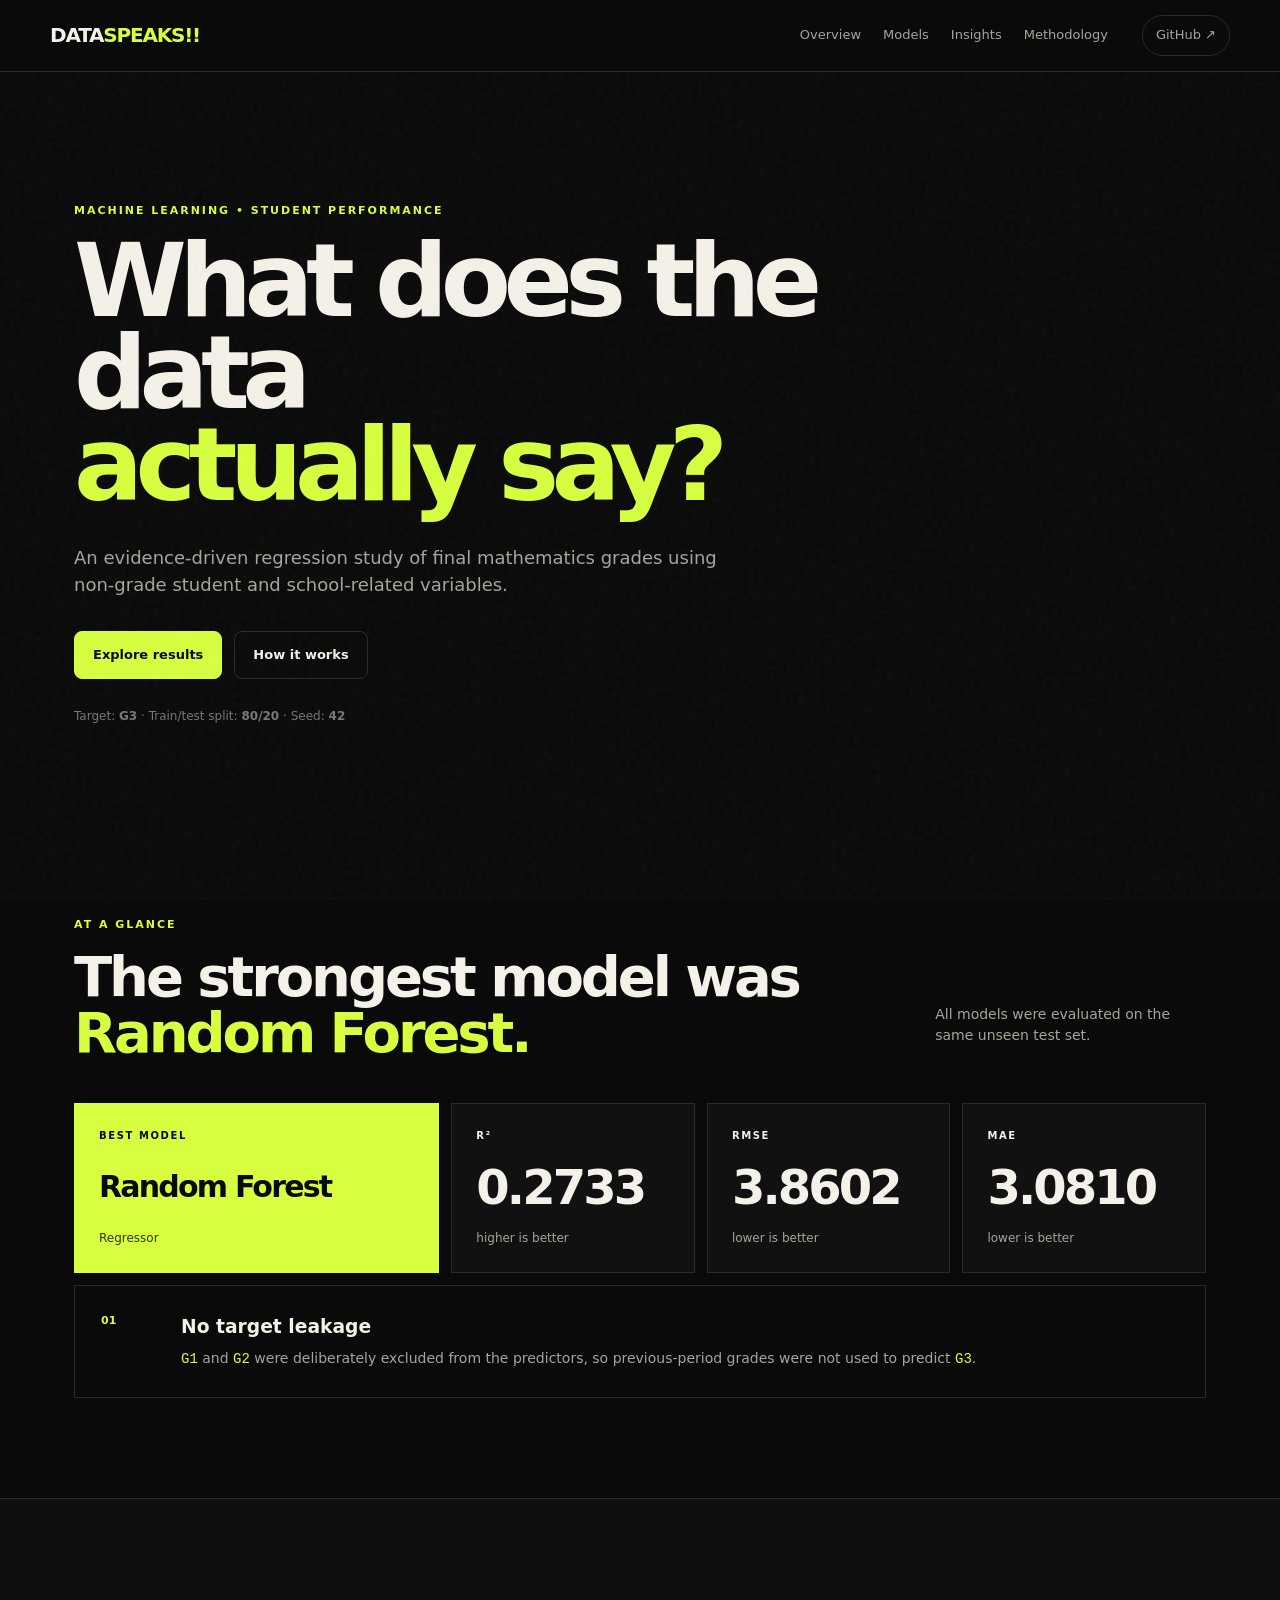
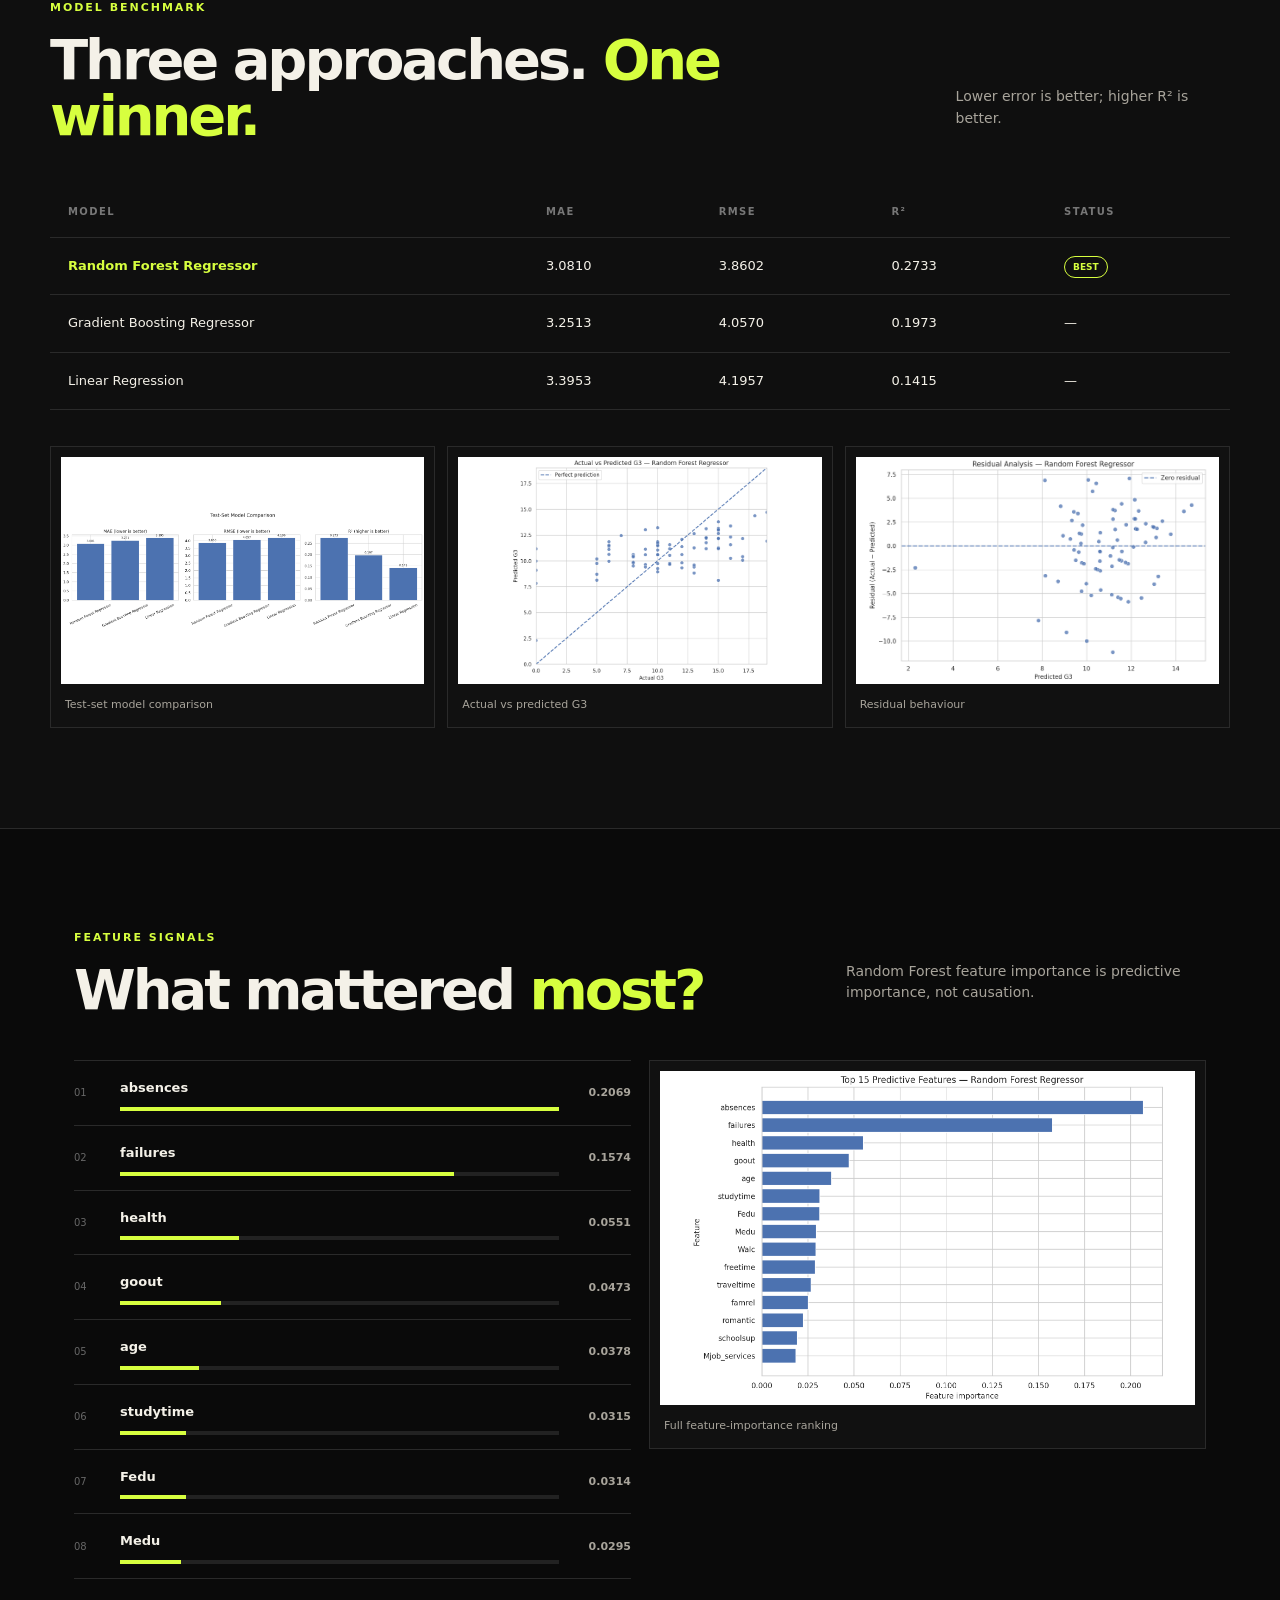
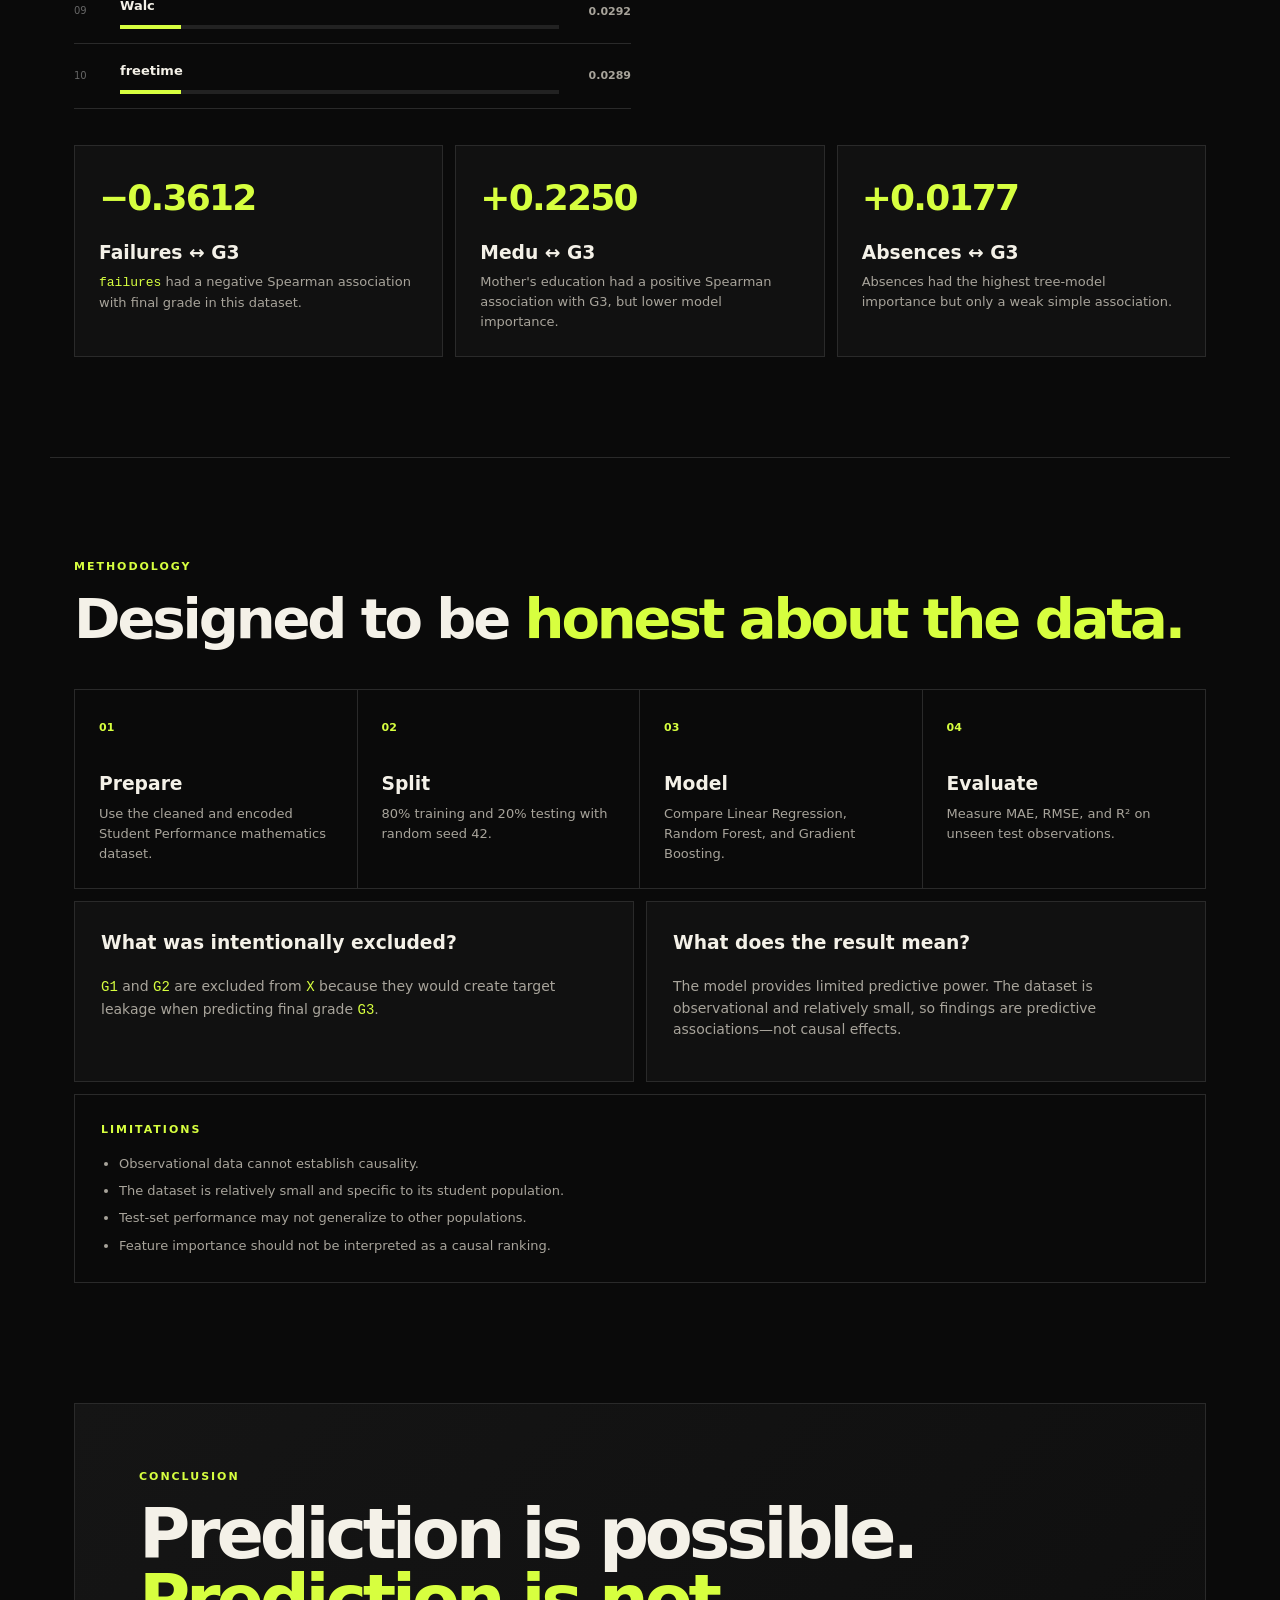
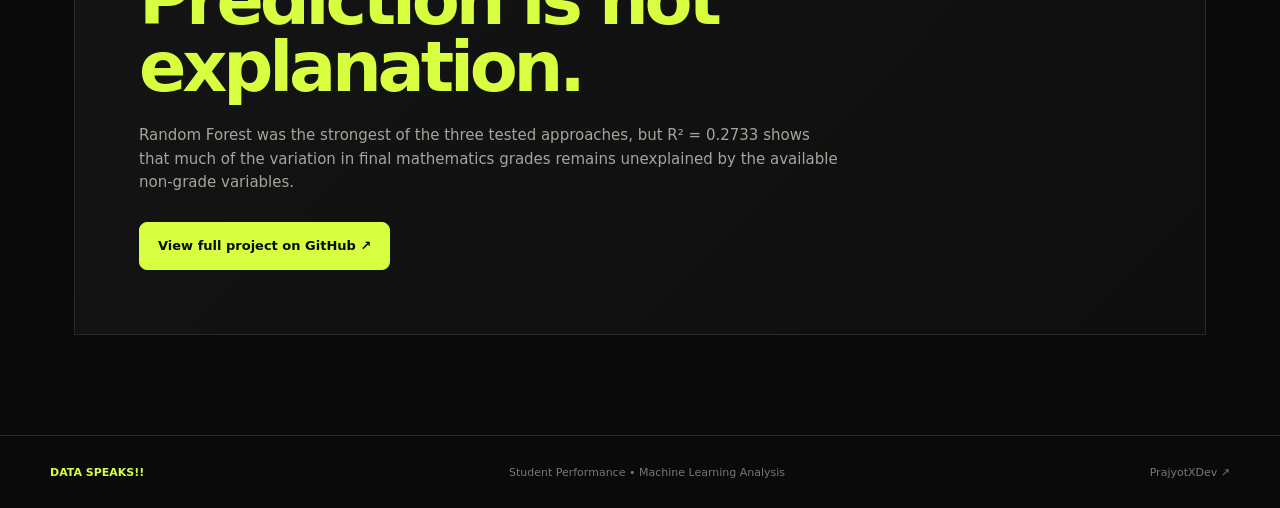
<file: index.html>
<!doctype html><html><head><meta charset="utf-8"><meta name="viewport" content="width=device-width,initial-scale=1"><meta http-equiv="refresh" content="0; url=dashboard/"><title>DATA SPEAKS!!</title></head><body><a href="dashboard/">Open DATA SPEAKS!! dashboard</a><script>location.replace("dashboard/")</script></body></html>
</file>
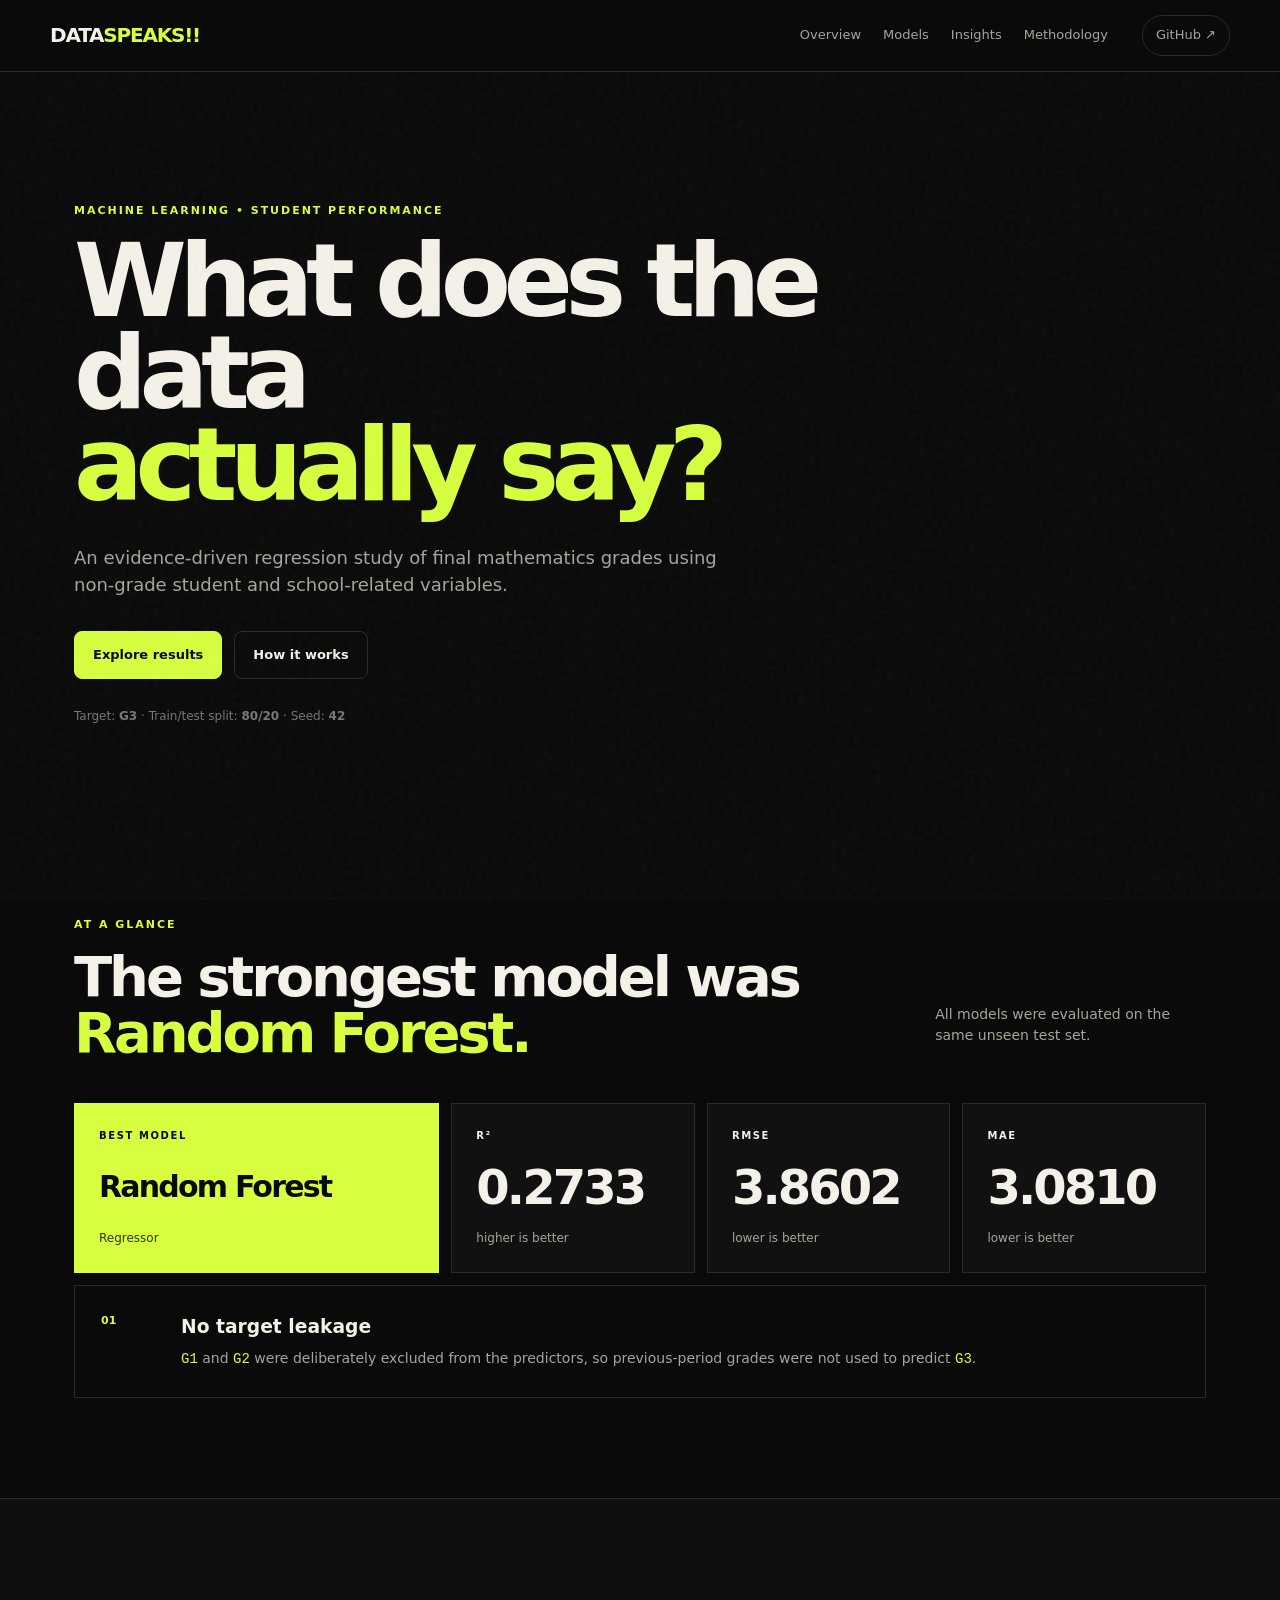
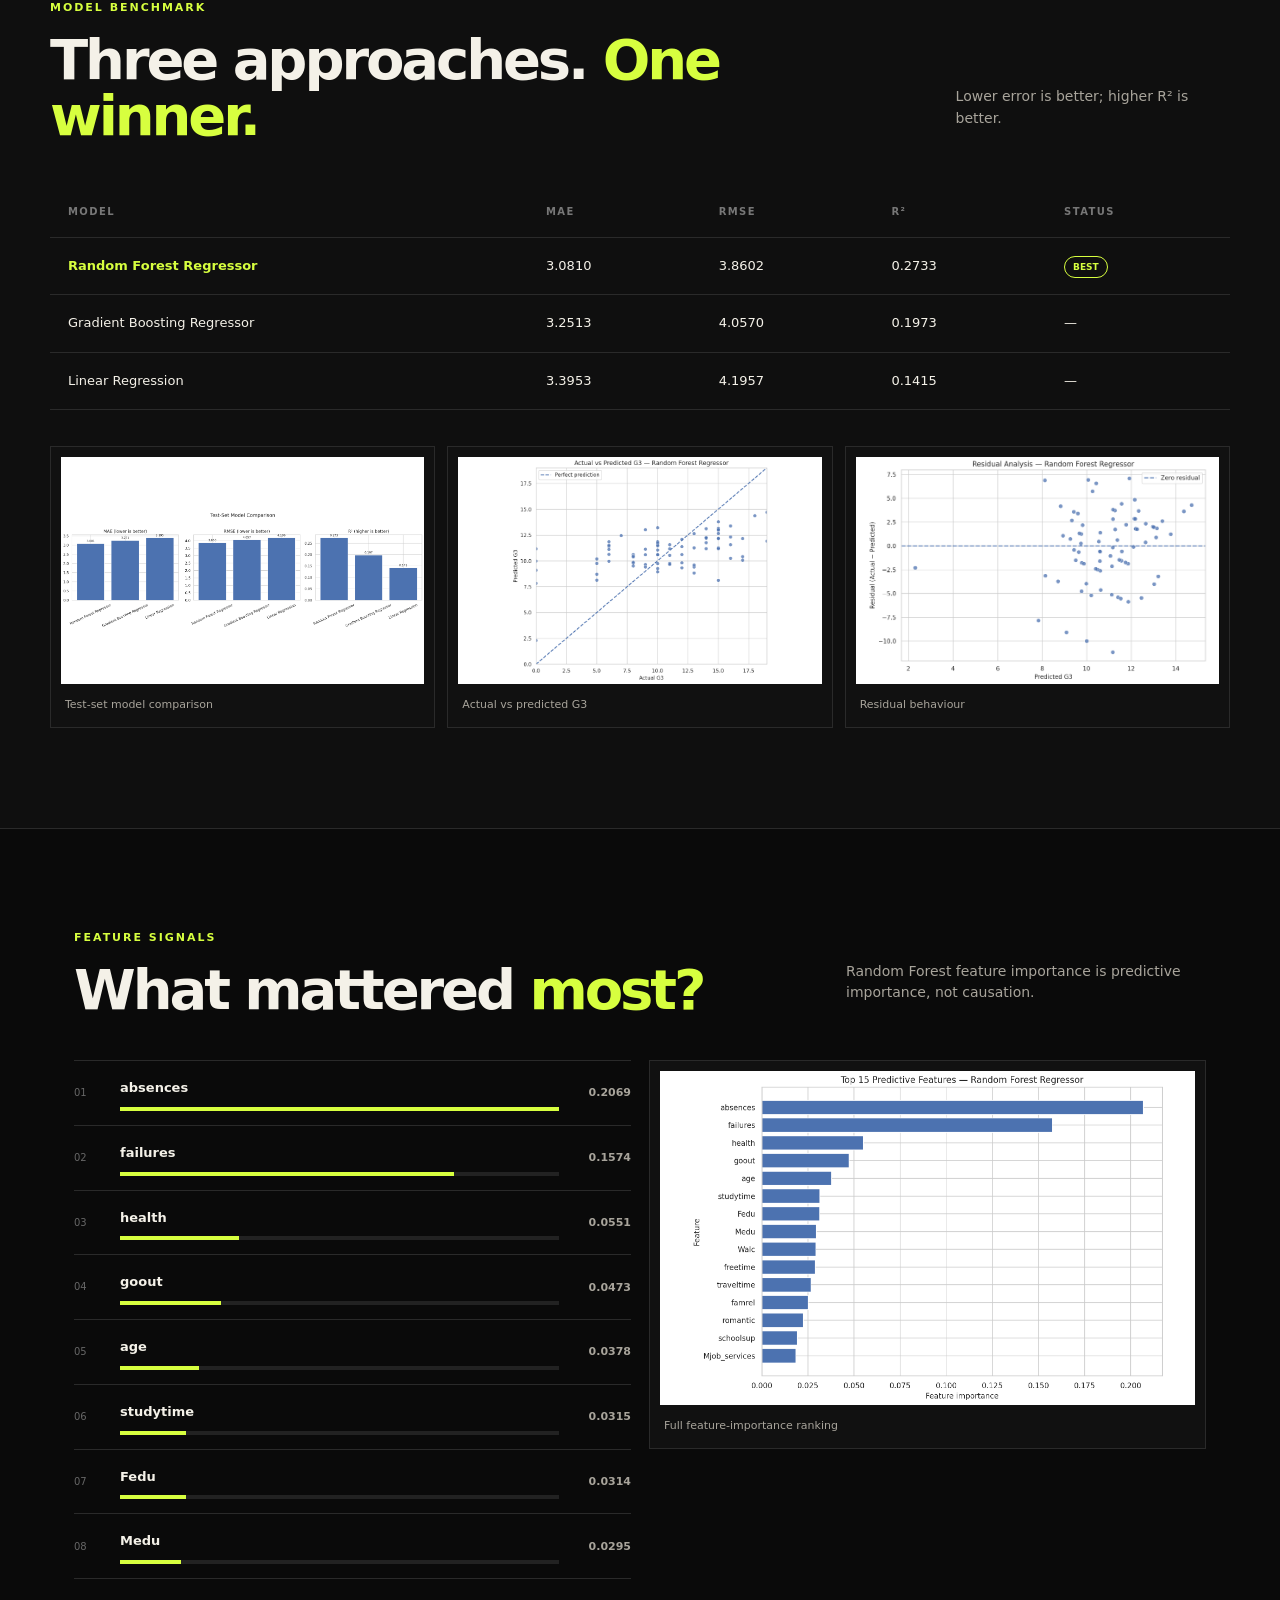
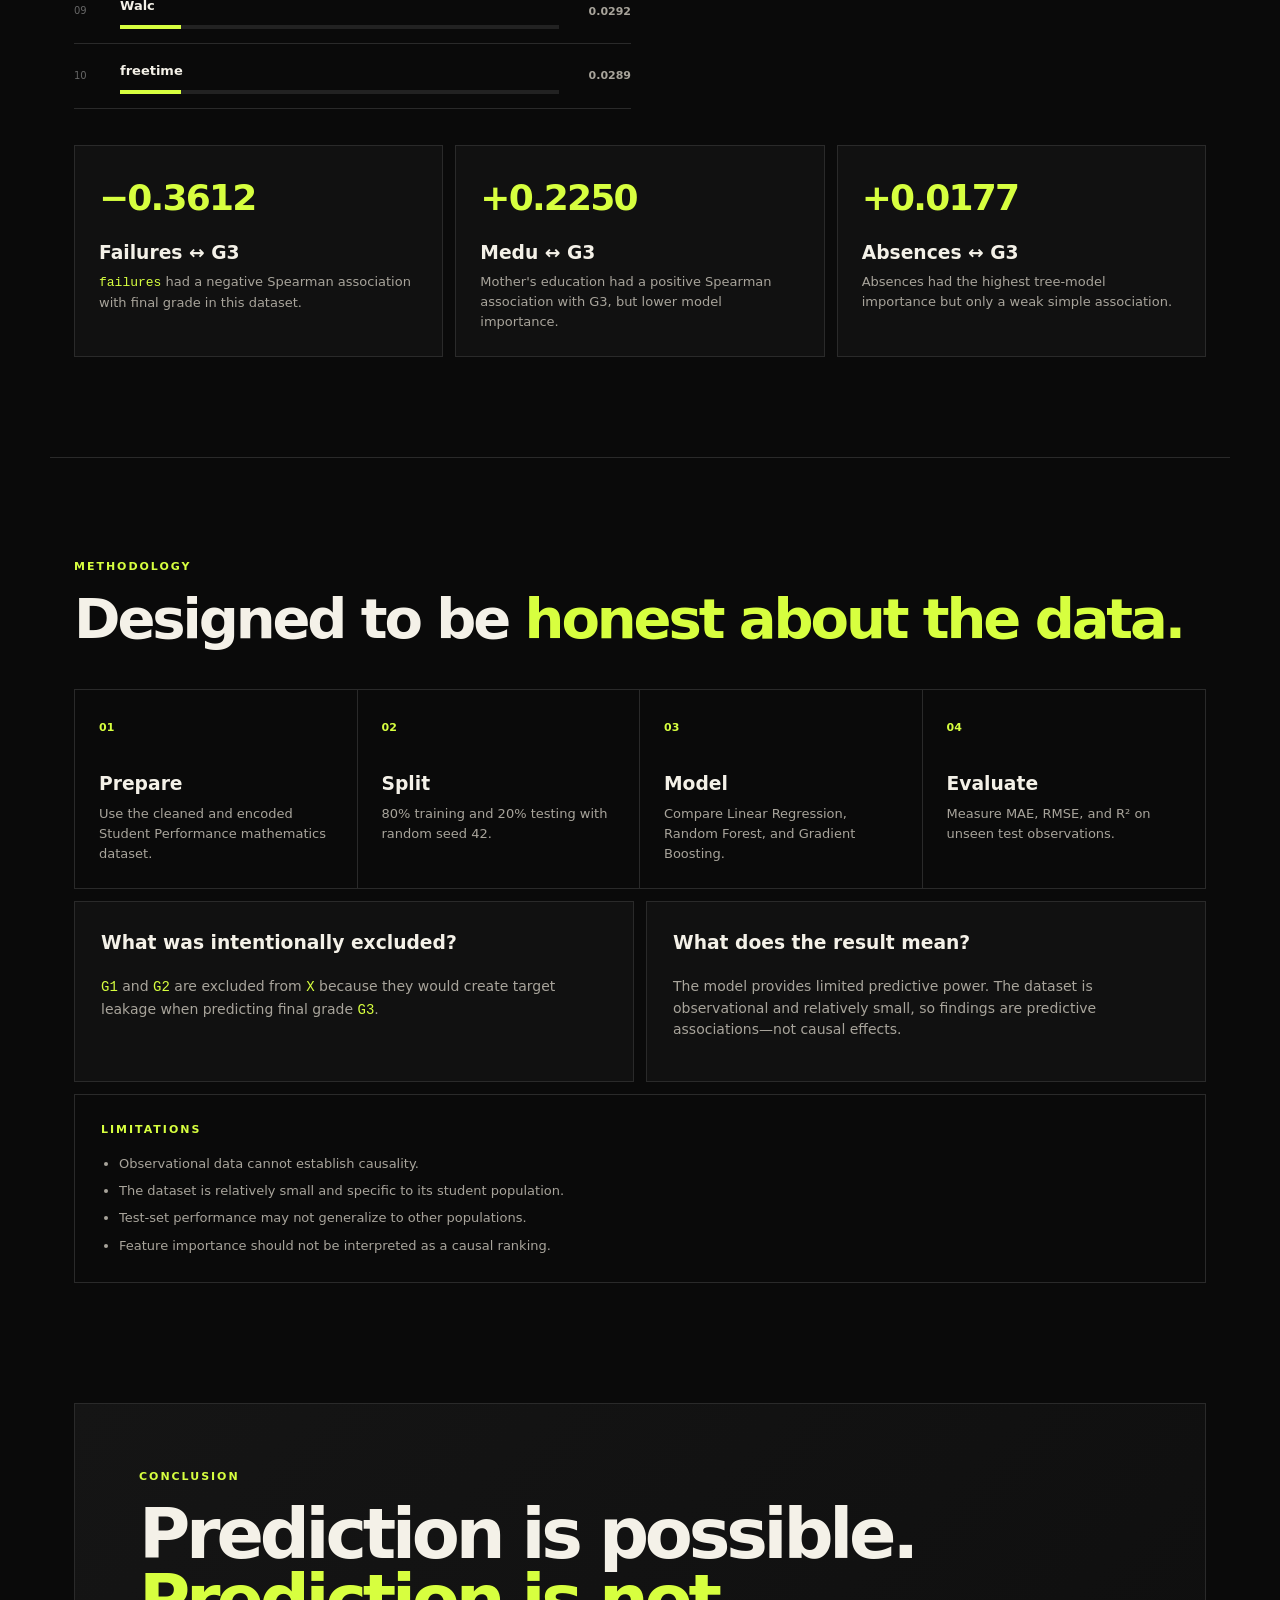
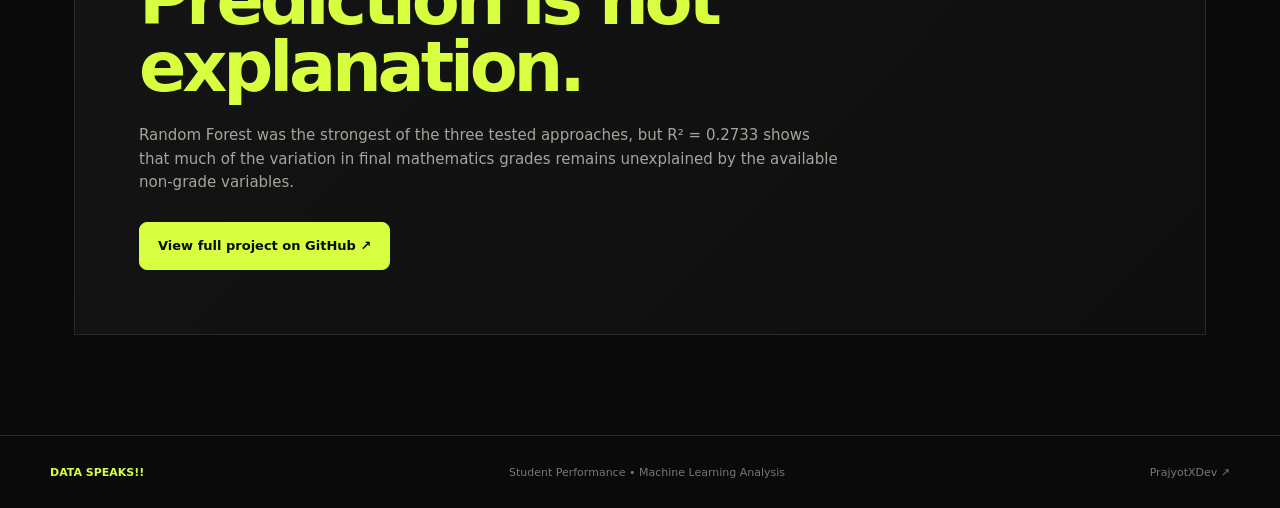
<file: dashboard/index.html>
<!DOCTYPE html>
<html lang="en">
<head>
<meta charset="UTF-8">
<meta name="viewport" content="width=device-width, initial-scale=1.0">
<meta name="description" content="DATA SPEAKS!! — Student Performance Machine Learning Analysis">
<title>DATA SPEAKS!! | Student Performance ML</title>
<link rel="stylesheet" href="styles.css">
</head>
<body>
<div class="noise"></div>
<header class="topbar">
  <a class="brand" href="#top">DATA<span>SPEAKS!!</span></a>
  <nav><a href="#overview">Overview</a><a href="#models">Models</a><a href="#insights">Insights</a><a href="#methodology">Methodology</a></nav>
  <a class="github" href="https://github.com/PrajyotXDev/data-speaks-student-performance" target="_blank">GitHub ↗</a>
</header>

<main id="top">
<section class="hero">
  <div class="eyebrow">MACHINE LEARNING • STUDENT PERFORMANCE</div>
  <h1>What does the data<br><em>actually say?</em></h1>
  <p class="hero-copy">An evidence-driven regression study of final mathematics grades using non-grade student and school-related variables.</p>
  <div class="hero-actions"><a class="button primary" href="#models">Explore results</a><a class="button ghost" href="#methodology">How it works</a></div>
  <div class="hero-note">Target: <strong>G3</strong> · Train/test split: <strong>80/20</strong> · Seed: <strong>42</strong></div>
</section>

<section id="overview" class="section">
  <div class="section-head"><div><div class="eyebrow">AT A GLANCE</div><h2>The strongest model was <span>Random Forest.</span></h2></div><p>All models were evaluated on the same unseen test set.</p></div>
  <div class="metric-grid">
    <article class="metric featured"><div class="metric-label">BEST MODEL</div><div class="metric-value small">Random Forest</div><div class="metric-sub">Regressor</div></article>
    <article class="metric"><div class="metric-label">R²</div><div class="metric-value">0.2733</div><div class="metric-sub">higher is better</div></article>
    <article class="metric"><div class="metric-label">RMSE</div><div class="metric-value">3.8602</div><div class="metric-sub">lower is better</div></article>
    <article class="metric"><div class="metric-label">MAE</div><div class="metric-value">3.0810</div><div class="metric-sub">lower is better</div></article>
  </div>
  <div class="callout"><div class="callout-mark">01</div><div><h3>No target leakage</h3><p><code>G1</code> and <code>G2</code> were deliberately excluded from the predictors, so previous-period grades were not used to predict <code>G3</code>.</p></div></div>
</section>

<section id="models" class="section dark-section">
  <div class="section-head"><div><div class="eyebrow">MODEL BENCHMARK</div><h2>Three approaches. <span>One winner.</span></h2></div><p>Lower error is better; higher R² is better.</p></div>
  <div class="model-table-wrap">
    <table class="model-table"><thead><tr><th>Model</th><th>MAE</th><th>RMSE</th><th>R²</th><th>Status</th></tr></thead>
    <tbody>
      <tr class="winner"><td>Random Forest Regressor</td><td>3.0810</td><td>3.8602</td><td>0.2733</td><td><span class="badge">BEST</span></td></tr>
      <tr><td>Gradient Boosting Regressor</td><td>3.2513</td><td>4.0570</td><td>0.1973</td><td>—</td></tr>
      <tr><td>Linear Regression</td><td>3.3953</td><td>4.1957</td><td>0.1415</td><td>—</td></tr>
    </tbody></table>
  </div>
  <div class="figure-grid">
    <figure class="figure-card"><img src="outputs/figures/model_comparison.png" alt="Model comparison"><figcaption>Test-set model comparison</figcaption></figure>
    <figure class="figure-card"><img src="outputs/figures/actual_vs_predicted.png" alt="Actual versus predicted"><figcaption>Actual vs predicted G3</figcaption></figure>
    <figure class="figure-card"><img src="outputs/figures/residual_analysis.png" alt="Residual analysis"><figcaption>Residual behaviour</figcaption></figure>
  </div>
</section>

<section id="insights" class="section">
  <div class="section-head"><div><div class="eyebrow">FEATURE SIGNALS</div><h2>What mattered <span>most?</span></h2></div><p>Random Forest feature importance is predictive importance, not causation.</p></div>
  <div class="insight-layout">
    <div class="feature-list">
      <div class="feature"><span>01</span><div class="feature-main"><strong>absences</strong><div class="bar"><i style="width:100%"></i></div></div><b>0.2069</b></div>
      <div class="feature"><span>02</span><div class="feature-main"><strong>failures</strong><div class="bar"><i style="width:76%"></i></div></div><b>0.1574</b></div>
      <div class="feature"><span>03</span><div class="feature-main"><strong>health</strong><div class="bar"><i style="width:27%"></i></div></div><b>0.0551</b></div>
      <div class="feature"><span>04</span><div class="feature-main"><strong>goout</strong><div class="bar"><i style="width:23%"></i></div></div><b>0.0473</b></div>
      <div class="feature"><span>05</span><div class="feature-main"><strong>age</strong><div class="bar"><i style="width:18%"></i></div></div><b>0.0378</b></div>
      <div class="feature"><span>06</span><div class="feature-main"><strong>studytime</strong><div class="bar"><i style="width:15%"></i></div></div><b>0.0315</b></div>
      <div class="feature"><span>07</span><div class="feature-main"><strong>Fedu</strong><div class="bar"><i style="width:15%"></i></div></div><b>0.0314</b></div>
      <div class="feature"><span>08</span><div class="feature-main"><strong>Medu</strong><div class="bar"><i style="width:14%"></i></div></div><b>0.0295</b></div>
      <div class="feature"><span>09</span><div class="feature-main"><strong>Walc</strong><div class="bar"><i style="width:14%"></i></div></div><b>0.0292</b></div>
      <div class="feature"><span>10</span><div class="feature-main"><strong>freetime</strong><div class="bar"><i style="width:14%"></i></div></div><b>0.0289</b></div>
    </div>
    <figure class="figure-card feature-figure"><img src="outputs/figures/feature_importance.png" alt="Feature importance"><figcaption>Full feature-importance ranking</figcaption></figure>
  </div>
  <div class="finding-grid">
    <article><div class="finding-number">−0.3612</div><h3>Failures ↔ G3</h3><p><code>failures</code> had a negative Spearman association with final grade in this dataset.</p></article>
    <article><div class="finding-number">+0.2250</div><h3>Medu ↔ G3</h3><p>Mother's education had a positive Spearman association with G3, but lower model importance.</p></article>
    <article><div class="finding-number">+0.0177</div><h3>Absences ↔ G3</h3><p>Absences had the highest tree-model importance but only a weak simple association.</p></article>
  </div>
</section>

<section id="methodology" class="section methodology">
  <div class="section-head"><div><div class="eyebrow">METHODOLOGY</div><h2>Designed to be <span>honest about the data.</span></h2></div></div>
  <div class="method-grid">
    <article><span>01</span><h3>Prepare</h3><p>Use the cleaned and encoded Student Performance mathematics dataset.</p></article>
    <article><span>02</span><h3>Split</h3><p>80% training and 20% testing with random seed 42.</p></article>
    <article><span>03</span><h3>Model</h3><p>Compare Linear Regression, Random Forest, and Gradient Boosting.</p></article>
    <article><span>04</span><h3>Evaluate</h3><p>Measure MAE, RMSE, and R² on unseen test observations.</p></article>
  </div>
  <div class="method-detail">
    <div><h3>What was intentionally excluded?</h3><p><code>G1</code> and <code>G2</code> are excluded from <code>X</code> because they would create target leakage when predicting final grade <code>G3</code>.</p></div>
    <div><h3>What does the result mean?</h3><p>The model provides limited predictive power. The dataset is observational and relatively small, so findings are predictive associations—not causal effects.</p></div>
  </div>
  <div class="limitations"><div class="eyebrow">LIMITATIONS</div><ul><li>Observational data cannot establish causality.</li><li>The dataset is relatively small and specific to its student population.</li><li>Test-set performance may not generalize to other populations.</li><li>Feature importance should not be interpreted as a causal ranking.</li></ul></div>
</section>

<section class="section conclusion">
  <div class="conclusion-card"><div class="eyebrow">CONCLUSION</div><h2>Prediction is possible.<br><span>Prediction is not explanation.</span></h2><p>Random Forest was the strongest of the three tested approaches, but R² = 0.2733 shows that much of the variation in final mathematics grades remains unexplained by the available non-grade variables.</p><a class="button primary" href="https://github.com/PrajyotXDev/data-speaks-student-performance" target="_blank">View full project on GitHub ↗</a></div>
</section>
</main>

<footer><span>DATA SPEAKS!!</span><span>Student Performance • Machine Learning Analysis</span><a href="https://github.com/PrajyotXDev/data-speaks-student-performance" target="_blank">PrajyotXDev ↗</a></footer>
<script src="script.js"></script>
</body>
</html>
</file>
<file: dashboard/styles.css>
:root{--bg:#0a0a0a;--panel:#111;--text:#f4f1e8;--muted:#a8a49b;--line:#2a2a2a;--accent:#d7ff3f;--max:1180px}*{box-sizing:border-box}html{scroll-behavior:smooth}body{margin:0;background:var(--bg);color:var(--text);font-family:Inter,system-ui,-apple-system,BlinkMacSystemFont,"Segoe UI",sans-serif;line-height:1.55}a{color:inherit;text-decoration:none}img{max-width:100%;display:block}.noise{position:fixed;inset:0;pointer-events:none;opacity:.035;background-image:url("data:image/svg+xml,%3Csvg xmlns='http://www.w3.org/2000/svg' viewBox='0 0 180 180'%3E%3Cfilter id='n'%3E%3CfeTurbulence type='fractalNoise' baseFrequency='.9' numOctaves='3'/%3E%3C/filter%3E%3Crect width='100%25' height='100%25' filter='url(%23n)'/%3E%3C/svg%3E");z-index:5}.topbar{position:sticky;top:0;z-index:10;height:72px;border-bottom:1px solid var(--line);background:rgba(10,10,10,.9);backdrop-filter:blur(14px);display:flex;align-items:center;gap:34px;padding:0 max(24px,calc((100vw - var(--max))/2))}.brand{font-weight:900;letter-spacing:-.06em;font-size:20px}.brand span{color:var(--accent)}nav{display:flex;gap:22px;margin-left:auto}nav a,.github{font-size:13px;color:var(--muted)}nav a:hover,.github:hover{color:var(--text)}.github{border:1px solid var(--line);padding:9px 13px;border-radius:999px}.hero{min-height:680px;max-width:var(--max);margin:auto;padding:130px 24px 90px;display:flex;flex-direction:column;justify-content:center}.eyebrow{font-size:11px;letter-spacing:.18em;font-weight:800;color:var(--accent);margin-bottom:16px}.hero h1{font-size:clamp(54px,8vw,104px);line-height:.9;letter-spacing:-.075em;margin:0;max-width:900px}.hero h1 em{font-style:normal;color:var(--accent)}.hero-copy{max-width:650px;color:var(--muted);font-size:18px;margin:32px 0}.hero-actions{display:flex;gap:12px;flex-wrap:wrap}.button{display:inline-flex;align-items:center;justify-content:center;padding:13px 18px;border-radius:8px;font-weight:800;font-size:13px;border:1px solid var(--line)}.button.primary{background:var(--accent);color:#0a0a0a;border-color:var(--accent)}.hero-note{margin-top:28px;color:#777;font-size:12px}.section{max-width:var(--max);margin:auto;padding:100px 24px}.dark-section{max-width:none;background:#0f0f0f;border-top:1px solid var(--line);border-bottom:1px solid var(--line);padding-left:max(24px,calc((100vw - var(--max))/2));padding-right:max(24px,calc((100vw - var(--max))/2))}.section-head{display:flex;align-items:end;justify-content:space-between;gap:40px;margin-bottom:42px}.section-head h2{font-size:clamp(32px,5vw,56px);line-height:1;letter-spacing:-.055em;margin:0}.section-head h2 span{color:var(--accent)}.section-head>p{max-width:360px;color:var(--muted);font-size:14px}.metric-grid{display:grid;grid-template-columns:1.5fr repeat(3,1fr);gap:12px}.metric{min-height:170px;padding:24px;border:1px solid var(--line);background:var(--panel);display:flex;flex-direction:column;justify-content:space-between}.metric.featured{background:var(--accent);color:#0a0a0a;border-color:var(--accent)}.metric-label{font-size:10px;letter-spacing:.16em;font-weight:900}.metric-value{font-size:48px;font-weight:900;letter-spacing:-.06em;line-height:1}.metric-value.small{font-size:30px}.metric-sub{font-size:12px;color:var(--muted)}.featured .metric-sub{color:#303800}.callout{margin-top:12px;padding:26px;border:1px solid var(--line);display:grid;grid-template-columns:60px 1fr;gap:20px}.callout-mark{font-size:11px;color:var(--accent);font-weight:900}.callout h3,.callout p{margin:0}.callout p{margin-top:7px;color:var(--muted);font-size:14px}code{font-family:Consolas,monospace;color:var(--accent)}.model-table-wrap{overflow-x:auto}.model-table{width:100%;border-collapse:collapse;min-width:700px}.model-table th,.model-table td{text-align:left;padding:18px;border-bottom:1px solid var(--line);font-size:13px}.model-table th{color:#777;font-size:10px;text-transform:uppercase;letter-spacing:.14em}.model-table .winner td:first-child{font-weight:900;color:var(--accent)}.badge{font-size:9px;padding:5px 8px;border:1px solid var(--accent);color:var(--accent);border-radius:999px;font-weight:900}.figure-grid{display:grid;grid-template-columns:repeat(3,1fr);gap:12px;margin-top:36px}.figure-card{margin:0;background:var(--panel);border:1px solid var(--line);padding:10px}.figure-card img{width:100%;aspect-ratio:16/10;object-fit:contain;background:#fff}.figure-card figcaption{padding:12px 4px 4px;color:var(--muted);font-size:11px}.insight-layout{display:grid;grid-template-columns:1fr 1fr;gap:18px;align-items:start}.feature-list{border-top:1px solid var(--line)}.feature{display:grid;grid-template-columns:34px 1fr 60px;gap:12px;align-items:center;padding:14px 0;border-bottom:1px solid var(--line)}.feature>span{color:#666;font-size:10px}.feature-main{min-width:0}.feature-main strong{font-size:13px}.bar{height:4px;background:#222;margin-top:7px}.bar i{display:block;height:100%;background:var(--accent)}.feature>b{text-align:right;font-size:11px;color:var(--muted)}.finding-grid{display:grid;grid-template-columns:repeat(3,1fr);gap:12px;margin-top:36px}.finding-grid article{border:1px solid var(--line);padding:24px;background:var(--panel)}.finding-number{font-size:36px;font-weight:900;letter-spacing:-.05em;color:var(--accent)}.finding-grid h3{margin:12px 0 5px}.finding-grid p{color:var(--muted);font-size:13px;margin:0}.methodology{border-top:1px solid var(--line)}.method-grid{display:grid;grid-template-columns:repeat(4,1fr);border:1px solid var(--line)}.method-grid article{padding:24px;border-right:1px solid var(--line)}.method-grid article:last-child{border-right:0}.method-grid span{color:var(--accent);font-size:11px;font-weight:900}.method-grid h3{margin:30px 0 6px}.method-grid p{color:var(--muted);font-size:13px;margin:0}.method-detail{display:grid;grid-template-columns:1fr 1fr;gap:12px;margin-top:12px}.method-detail>div{padding:26px;border:1px solid var(--line);background:var(--panel)}.method-detail h3{margin-top:0}.method-detail p{color:var(--muted);font-size:14px}.limitations{margin-top:12px;padding:26px;border:1px solid var(--line)}.limitations ul{margin:0;padding-left:18px;color:var(--muted);font-size:13px}.limitations li+li{margin-top:7px}.conclusion{padding-top:20px}.conclusion-card{padding:64px;border:1px solid var(--line);background:linear-gradient(135deg,#151515,#0e0e0e)}.conclusion-card h2{font-size:clamp(38px,6vw,70px);line-height:.95;letter-spacing:-.06em;margin:0 0 24px}.conclusion-card h2 span{color:var(--accent)}.conclusion-card p{max-width:700px;color:var(--muted);font-size:15px;margin-bottom:28px}footer{border-top:1px solid var(--line);padding:28px max(24px,calc((100vw - var(--max))/2));display:flex;justify-content:space-between;gap:20px;color:#777;font-size:11px}footer span:first-child{color:var(--accent);font-weight:900}@media(max-width:900px){nav{display:none}.metric-grid{grid-template-columns:1fr 1fr}.metric.featured{grid-column:1/-1}.figure-grid,.finding-grid{grid-template-columns:1fr}.insight-layout,.method-detail{grid-template-columns:1fr}.method-grid{grid-template-columns:1fr 1fr}.method-grid article:nth-child(2){border-right:0}.method-grid article:nth-child(1),.method-grid article:nth-child(2){border-bottom:1px solid var(--line)}}@media(max-width:600px){.topbar{height:62px}.github{margin-left:auto}.hero{min-height:620px;padding-top:90px}.hero h1{font-size:58px}.section{padding-top:70px;padding-bottom:70px}.metric-grid{grid-template-columns:1fr}.metric.featured{grid-column:auto}.method-grid{grid-template-columns:1fr}.method-grid article{border-right:0!important;border-bottom:1px solid var(--line)!important}.method-grid article:last-child{border-bottom:0!important}.conclusion-card{padding:32px}footer{flex-direction:column}}
</file>
